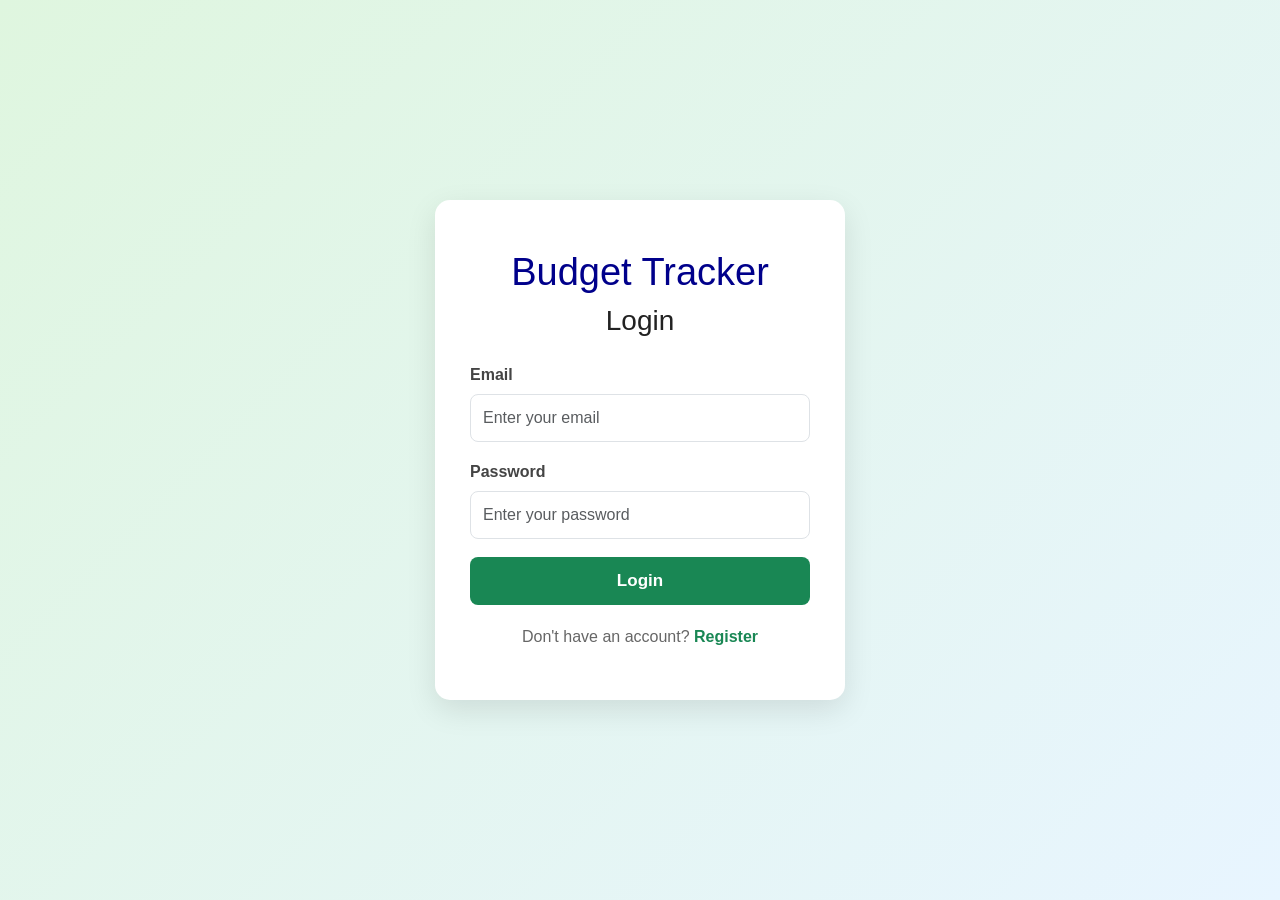
<file: index.html>
<!DOCTYPE html>
<html lang="en">

<head>

    <meta charset="UTF-8">

    <meta name="viewport"
        content="width=device-width, initial-scale=1.0">

    <title>Budget Tracker - Login</title>


    <!-- Bootstrap -->

    <link
        href="https://cdn.jsdelivr.net/npm/bootstrap@5.3.3/dist/css/bootstrap.min.css"
        rel="stylesheet">


    <!-- Font Awesome -->

    <link
        rel="stylesheet"
        href="https://cdnjs.cloudflare.com/ajax/libs/font-awesome/6.5.2/css/all.min.css">


    <!-- CSS -->

    <link rel="stylesheet" href="style.css">

</head>


<body class="auth-page">


    <div class="auth-container">

        <div class="auth-card">


           

           

  

            <h1>
               Budget Tracker
            </h1>


           


            <h3>
                Login
            </h3>


            <form id="loginForm">


            

                <div class="input-group-custom">

                    <label>
                        Email
                    </label>

                    <input
                        type="email"
                        id="loginEmail"
                        class="form-control"
                        placeholder="Enter your email"
                        required>

                </div>


          

                <div class="input-group-custom">

                    <label>
                        Password
                    </label>

                    <input
                        type="password"
                        id="loginPassword"
                        class="form-control"
                        placeholder="Enter your password"
                        required>

                </div>


          
                <p
                    id="loginMessage"
                    class="message">
                </p>



                <button
                    type="submit"
                    class="main-btn">

                    Login

                </button>


            </form>


           
            <p class="switch-page">

                Don't have an account?

                <a href="register.html">
                    Register
                </a>

            </p>


        </div>

    </div>


    <script src="script.js"></script>

</body>

</html>
</file>
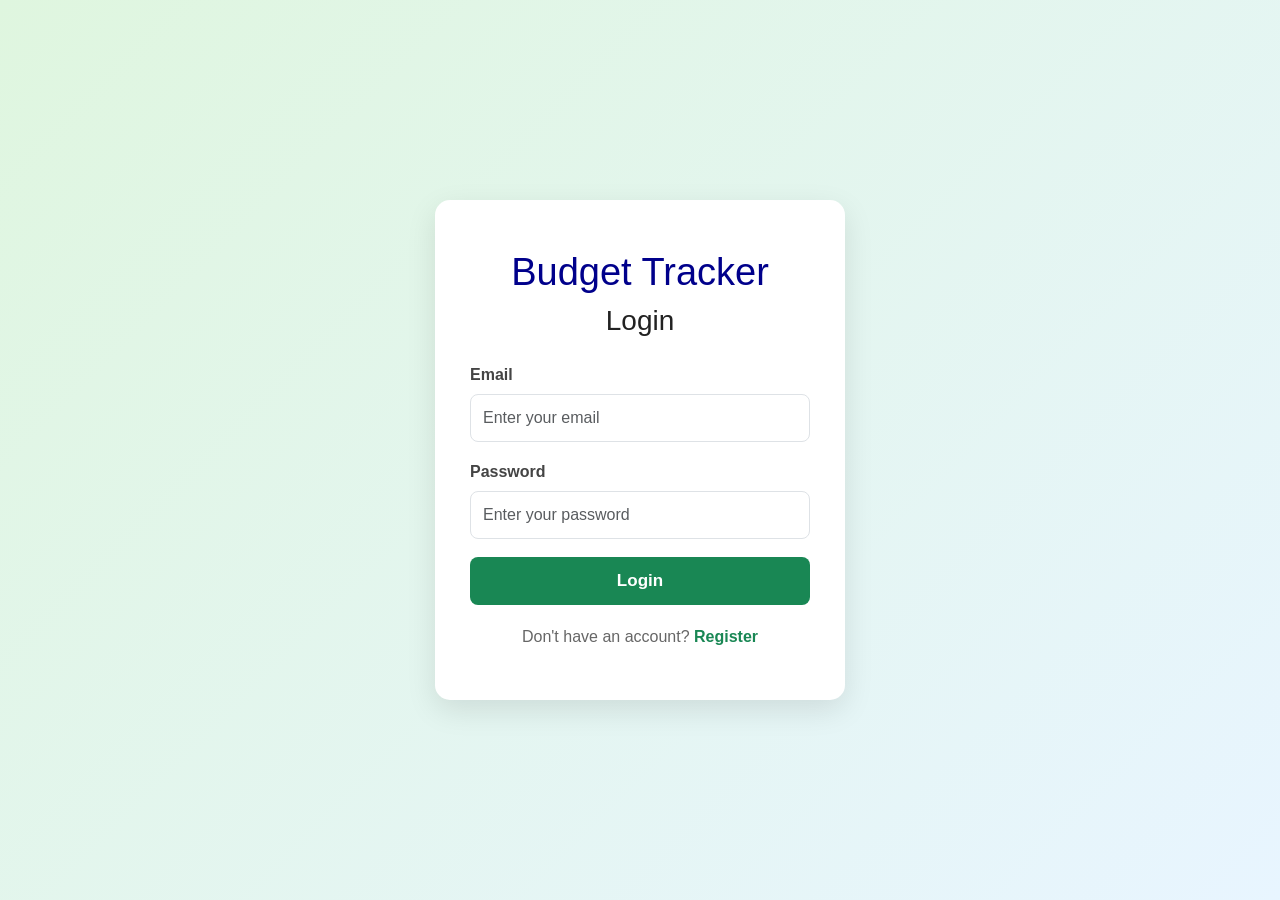
<file: home.html>
<!DOCTYPE html>
<html lang="en">

<head>

    <meta charset="UTF-8">

    <meta name="viewport"
        content="width=device-width, initial-scale=1.0">

    <title>Budget Tracker - Home</title>


    <!-- Bootstrap -->

    <link
        href="https://cdn.jsdelivr.net/npm/bootstrap@5.3.3/dist/css/bootstrap.min.css"
        rel="stylesheet">


    <!-- Font Awesome -->

    <link
        rel="stylesheet"
        href="https://cdnjs.cloudflare.com/ajax/libs/font-awesome/6.5.2/css/all.min.css">


    <!-- CSS -->

    <link rel="stylesheet" href="style.css">

</head>


<body>



    <nav class="navbar">



        <div class="welcome">


            Welcome,  <span id="userName"> User </span>

        </div>



        <button onclick="logout()"class="logout-btn">Logout</button>


    </nav>




    <div class="container dashboard-container">



        <div class="dashboard-title">

            <h1>

                <span class="budget">
                    Budget
                </span>

                <span class="tracker">
                    Tracker
                </span>

            </h1>


            

        </div>




        <div class="row g-4">


       

            <div class="col-md-6">

                <div class="summary-card balance-card">


                    <div>

                        <p>
                            Total Balance
                        </p>


                        <h2 id="balance">
                            Rs 0/-
                        </h2>

                    </div>


                    


                </div>

            </div>





            <div class="col-md-6">

                <div class="summary-card expense-card">


                    <div>

                        <p>
                            Total Expense
                        </p>


                        <h2 id="totalExpense">
                            Rs 0/-
                        </h2>

                    </div>


                    


                </div>

            </div>


        </div>



     

        <div class="row g-4 mt-2">




            <div class="col-md-6">

                <div class="wallet-card">


                    <h3 class="income-heading"> Add Income</h3>


                   

                    <div class="input-group-custom">

                        <label>
                            Income Type
                        </label>


                        <input
                            type="text"
                            id="incomeType"
                            class="form-control"
                            placeholder="Enter type">

                    </div>


                    <div class="input-group-custom">

                        <label>
                            Amount
                        </label>


                        <input
                           
                            id="incomeAmount"
                            class="form-control"
                            placeholder="Enter amount"
                            min="1">

                    </div>


               

                    <button onclick="addIncome()"class="income-btn">Add Income</button>


                </div>

            </div>



          
            <div class="col-md-6">

                <div class="wallet-card">


                    <h3 class="expense-heading"> Add Expense</h3>



                    <div class="input-group-custom">

                        <label>
                            Expense Type
                        </label>


                        <input
                            type="text"
                            id="expenseType"
                            class="form-control"
                            placeholder="Enter type">

                    </div>


                    
                    <div class="input-group-custom">

                        <label>
                            Amount
                        </label>


                        <input
                            id="expenseAmount"
                            class="form-control"
                            placeholder="Enter amount"
                            min="1">

                    </div>


                  

                    <button onclick="addExpense()"class="expense-btn">Add Expense </button>


                </div>

            </div>


        </div>



      

        <div class="wallet-card transaction-card mt-4">


            <div class="transaction-header">


                <div>

                    <h3>


                        Transaction Log

                    </h3>


                    <p>
                        Your income and expenses
                    </p>

                </div>


             

                <button
                    onclick="clearAll()"
                    class="clear-btn">

                    <i class="fa-solid fa-trash"></i>

                    Clear All

                </button>


            </div>



       

            <div class="table-responsive">

                <table class="table">


                    <thead>

                        <tr>

                            <th>
                                Type
                            </th>

                            <th>
                                Description
                            </th>

                            <th>
                                Amount
                            </th>

                        </tr>

                    </thead>


                    <tbody id="transactionLog">

                    </tbody>


                </table>

            </div>


           
            <p
                id="emptyMessage"
                class="empty-message">

                No transactions yet.

            </p>


        </div>


    </div>



    <script src="script.js"></script>

</body>

</html>
</file>
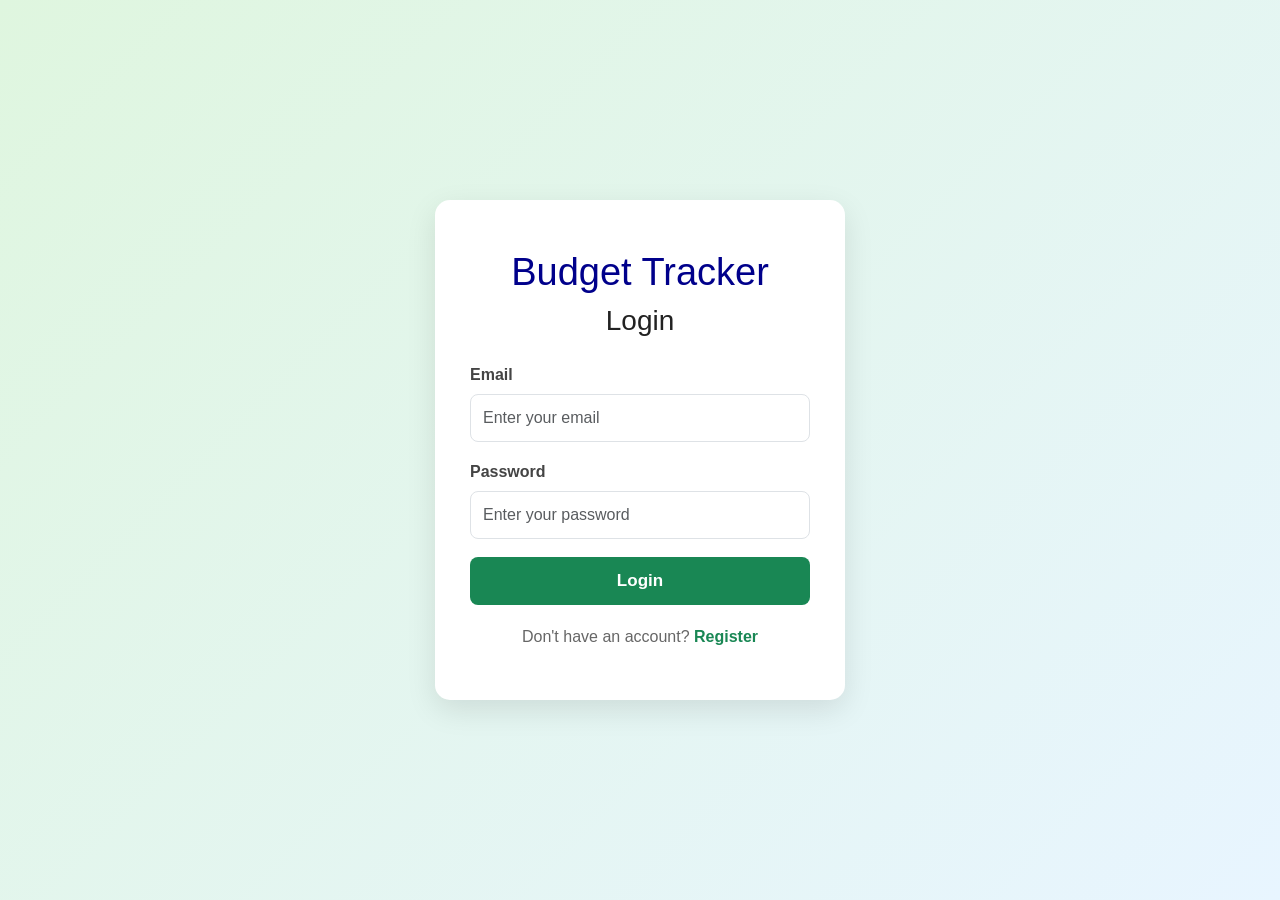
<file: login.html>
<!DOCTYPE html>
<html lang="en">

<head>

    <meta charset="UTF-8">

    <meta name="viewport"
        content="width=device-width, initial-scale=1.0">

    <title>Budget Tracker - Login</title>


    <!-- Bootstrap -->

    <link
        href="https://cdn.jsdelivr.net/npm/bootstrap@5.3.3/dist/css/bootstrap.min.css"
        rel="stylesheet">


    <!-- Font Awesome -->

    <link
        rel="stylesheet"
        href="https://cdnjs.cloudflare.com/ajax/libs/font-awesome/6.5.2/css/all.min.css">


    <!-- CSS -->

    <link rel="stylesheet" href="style.css">

</head>


<body class="auth-page">


    <div class="auth-container">

        <div class="auth-card">


           

           

  

            <h1>
               Budget Tracker
            </h1>


           


            <h3>
                Login
            </h3>


            <form id="loginForm">


            

                <div class="input-group-custom">

                    <label>
                        Email
                    </label>

                    <input
                        type="email"
                        id="loginEmail"
                        class="form-control"
                        placeholder="Enter your email"
                        required>

                </div>


          

                <div class="input-group-custom">

                    <label>
                        Password
                    </label>

                    <input
                        type="password"
                        id="loginPassword"
                        class="form-control"
                        placeholder="Enter your password"
                        required>

                </div>


          
                <p
                    id="loginMessage"
                    class="message">
                </p>



                <button
                    type="submit"
                    class="main-btn">

                    Login

                </button>


            </form>


           
            <p class="switch-page">

                Don't have an account?

                <a href="register.html">
                    Register
                </a>

            </p>


        </div>

    </div>


    <script src="script.js"></script>

</body>

</html>
</file>
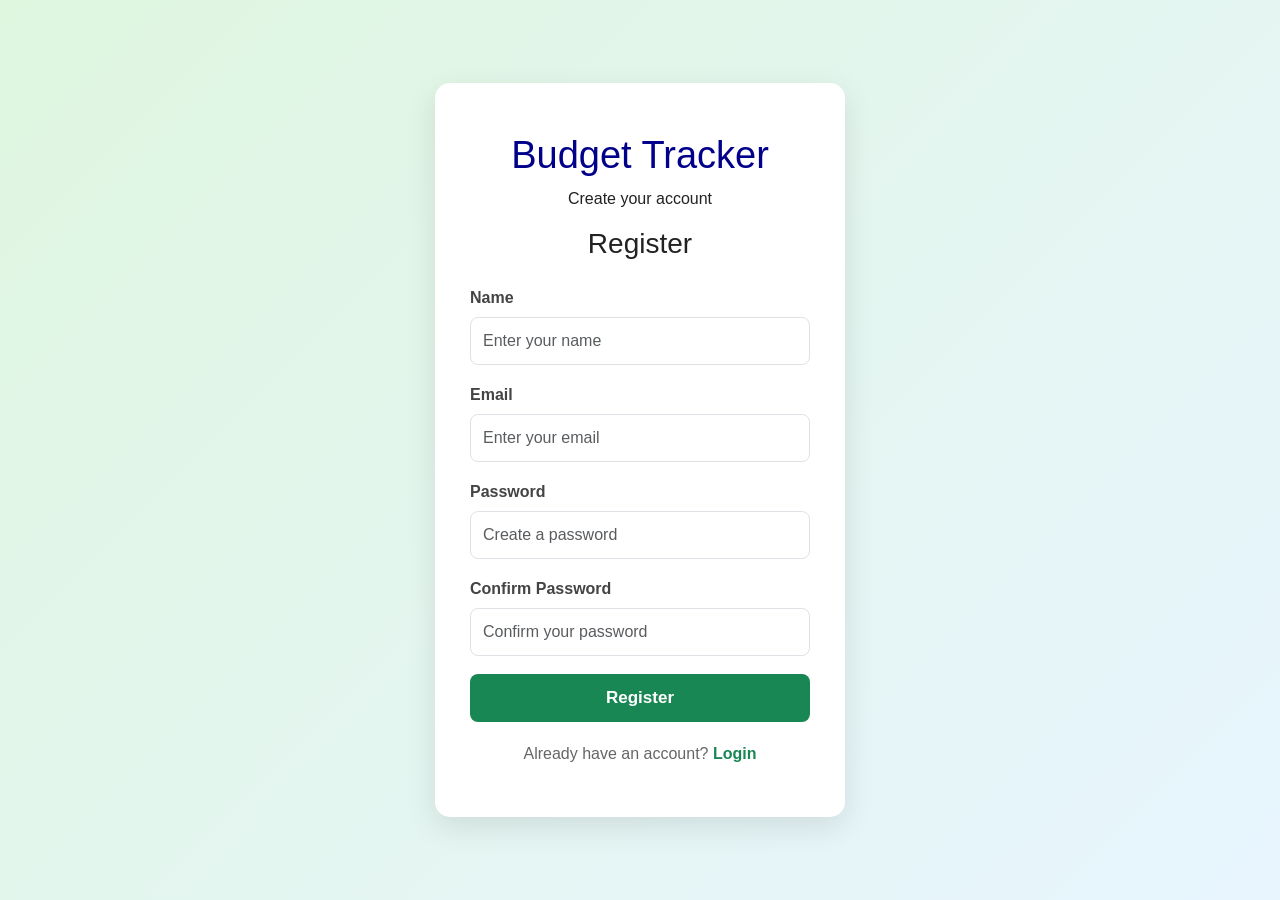
<file: register.html>
<!DOCTYPE html>
<html lang="en">

<head>
    <meta charset="UTF-8">
    <meta name="viewport" content="width=device-width, initial-scale=1.0">

    <title>Budget Tracker- Register</title>

    <!-- Bootstrap -->
    <link
        href="https://cdn.jsdelivr.net/npm/bootstrap@5.3.3/dist/css/bootstrap.min.css"
        rel="stylesheet">

    <!-- Font Awesome -->
    <link
        rel="stylesheet"
        href="https://cdnjs.cloudflare.com/ajax/libs/font-awesome/6.5.2/css/all.min.css">

    <!-- CSS -->
    <link rel="stylesheet" href="style.css">
</head>

<body class="auth-page">

    <div class="auth-container">

        <div class="auth-card">

           

            <h1>Budget Tracker</h1>

            <p>
                Create your account
            </p>

            <h3>Register</h3>

            <form id="registerForm">


                <div class="input-group-custom">

                    <label>Name</label>

                    <input
                        type="text"
                        id="registerName"
                        class="form-control"
                        placeholder="Enter your name"
                        required>

                </div>



                <div class="input-group-custom">

                    <label>Email</label>

                    <input
                        type="email"
                        id="registerEmail"
                        class="form-control"
                        placeholder="Enter your email"
                        required>

                </div>



                <div class="input-group-custom">

                    <label>Password</label>

                    <input
                        type="password"
                        id="registerPassword"
                        class="form-control"
                        placeholder="Create a password"
                        required>

                </div>


        

                <div class="input-group-custom">

                    <label>Confirm Password</label>

                    <input
                        type="password"
                        id="confirmPassword"
                        class="form-control"
                        placeholder="Confirm your password"
                        required>

                </div>


              

                <p id="registerMessage" class="message"></p>



                <button
                    type="submit"
                    class="main-btn">

                    Register

                </button>

            </form>



            <p class="switch-page">

                Already have an account?

                <a href="login.html">
                    Login
                </a>

            </p>

        </div>

    </div>


    <script src="script.js"></script>

</body>

</html>
</file>
<file: style.css>
* {
    box-sizing: border-box;
}


body {
    margin: 0;

    font-family: Arial, sans-serif;

    background-color: #f4f7f6;

    color: #222;
}



.auth-page {

    min-height: 100vh;

    display: flex;

    justify-content: center;

    align-items: center;

    background: linear-gradient(
        135deg,
        #dff6df,
        #e8f5ff
    );
}


.auth-container {

    width: 100%;

    max-width: 450px;

    padding: 20px;
}


.auth-card {

    background-color: white;

    padding: 35px;

    border-radius: 15px;

    box-shadow:
        0 10px 30px rgba(0, 0, 0, 0.1);

    text-align: center;
}




.auth-card h1 {

    margin-top: 15px;

    font-size: 38px;

    color: darkblue;
}


.auth-subtitle {

    color: #777;

    margin-bottom: 30px;
}


.auth-card h3 {

    margin-bottom: 25px;
}



.input-group-custom {

    text-align: left;

    margin-bottom: 18px;
}


.input-group-custom label {

    display: block;

    margin-bottom: 7px;

    font-weight: bold;

    color: #444;
}


.form-control {

    height: 48px;

    border-radius: 8px;

    font-size: 16px;
}


.main-btn {

    width: 100%;

    height: 48px;

    border: none;

    border-radius: 8px;

    background-color: #198754;

    color: white;

    font-size: 17px;

    font-weight: bold;
}


.main-btn:hover {

    background-color: #157347;
}


.switch-page {

    margin-top: 20px;

    color: #666;
}


.switch-page a {

    color: #198754;

    font-weight: bold;

    text-decoration: none;
}


.message {

    font-weight: bold;

    margin-bottom: 15px;
}





.navbar {

    background-color: white;

    height: 65px;

    padding: 0 5%;

    display: flex;

    justify-content: space-between;

    align-items: center;

    box-shadow:
        0 2px 10px rgba(0, 0, 0, 0.08);
}


.welcome {

    font-size: 20px;

    color: darkblue;

    font-weight: bold;
}


.welcome i {

    margin-right: 8px;

    color: #198754;
}


.logout-btn {

    border: 1px solid #dc3545;

    background-color: white;

    color: #dc3545;

    padding: 8px 15px;

    border-radius: 7px;

    font-size: 15px;
}


.logout-btn:hover {

    background-color: #dc3545;

    color: white;
}






.dashboard-container {

    max-width: 1100px;

    padding-top: 30px;

    padding-bottom: 50px;
}


.dashboard-title {

    text-align: center;

    margin-bottom: 30px;
}


.dashboard-title h1 {

    font-size: 50px;

    font-weight: bold;

    margin-bottom: 5px;
}


.budget {

    color: rgb(0, 0, 0);
}


.tracker {

    color: #0b6035;
}


.dashboard-title p {

    color: #777;

    font-size: 17px;
}





.summary-card {

    min-height: 150px;

    border-radius: 15px;

    padding: 25px;

    display: flex;

    justify-content: space-between;

    align-items: center;

    box-shadow:
        0 4px 15px rgba(0, 0, 0, 0.08);
}


.summary-card p {

    font-size: 18px;

    margin: 0 0 10px;

    color: #555;
}


.summary-card h2 {

    font-size: 32px;

    margin: 0;

    font-weight: bold;
}


.balance-card {

    background-color: #ffe0a3;
}


.expense-card {

    background-color: #b4eee0;
}


.summary-icon {

    width: 60px;

    height: 60px;

    display: flex;

    align-items: center;

    justify-content: center;

    background-color: rgba(255, 255, 255, 0.6);

    border-radius: 50%;

    font-size: 25px;
}





.wallet-card {

    background-color: white;

    padding: 25px;

    border-radius: 15px;

    box-shadow:
        0 4px 15px rgba(0, 0, 0, 0.08);
}


.wallet-card h3 {

    margin-bottom: 20px;
}


.income-heading {

    color: #198754;
}


.expense-heading {

    color: #dc3545;
}


.income-btn,
.expense-btn {

    width: 100%;

    height: 47px;

    border: none;

    border-radius: 8px;

    font-size: 16px;

    font-weight: bold;
}


.income-btn {

    background-color: #198754;

    color: white;
}


.income-btn:hover {

    background-color: #157347;
}


.expense-btn {

    background-color: #dc3545;

    color: white;
}


.expense-btn:hover {

    background-color: #bb2d3b;
}




.transaction-card {

    padding: 25px;
}


.transaction-header {

    display: flex;

    justify-content: space-between;

    align-items: center;

    margin-bottom: 15px;
}


.transaction-header h3 {

    margin-bottom: 5px;
}


.transaction-header p {

    margin: 0;

    color: #777;
}


.clear-btn {

    border: none;

    background-color: #ffc107;

    color: black;

    padding: 9px 15px;

    border-radius: 7px;

    font-weight: bold;
}


.clear-btn:hover {

    background-color: #e0a800;
}


.table {

    margin-top: 15px;

    vertical-align: middle;
}


.table th {

    background-color: #f1f5f3;
}


.table td,
.table th {

    padding: 14px;
}


.income-text {

    color: #198754;

    font-weight: bold;
}


.expense-text {

    color: #dc3545;

    font-weight: bold;
}


.empty-message {

    text-align: center;

    color: #888;

    padding: 20px;
}



@media (max-width: 768px) {

    .navbar {

        padding: 0 15px;
    }


    .welcome {

        font-size: 16px;
    }


    .dashboard-title h1 {

        font-size: 38px;
    }


    .transaction-header {

        flex-direction: column;

        gap: 15px;

        align-items: flex-start;
    }

}
</file>
